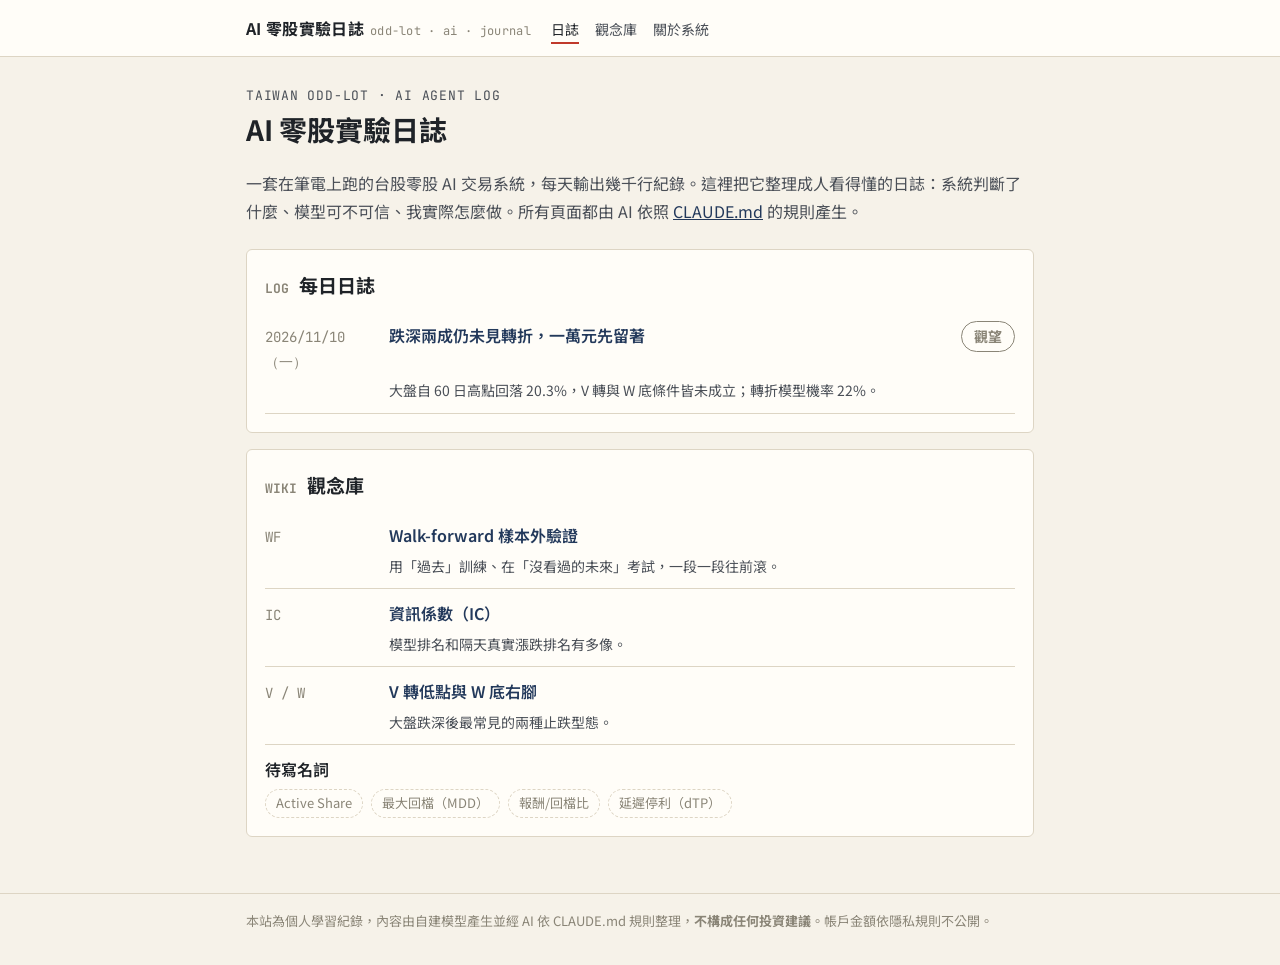
<file: index.html>
<!doctype html>
<html lang="zh-Hant-TW">
<head>
  <meta charset="utf-8">
  <meta name="viewport" content="width=device-width, initial-scale=1">
  <title>AI 零股實驗日誌</title>
  <meta name="description" content="把自建台股零股 AI 交易系統的每日輸出，整理成看得懂的日誌與觀念庫。">
  <link rel="preconnect" href="https://fonts.googleapis.com">
  <link href="https://fonts.googleapis.com/css2?family=JetBrains+Mono:wght@400;600&family=Noto+Sans+TC:wght@400;600;700&display=swap" rel="stylesheet">
  <link rel="stylesheet" href="assets/style.css">
</head>
<body data-root="." data-page="home">
<main>
  <div class="hero">
    <p class="page-kicker">TAIWAN ODD-LOT · AI AGENT LOG</p>
    <h1>AI 零股實驗日誌</h1>
    <p>一套在筆電上跑的台股零股 AI 交易系統，每天輸出幾千行紀錄。這裡把它整理成人看得懂的日誌：系統判斷了什麼、模型可不可信、我實際怎麼做。所有頁面都由 AI 依照 <a href="https://github.com/g167114005/odd-lot-ai-journal/blob/main/CLAUDE.md">CLAUDE.md</a> 的規則產生。</p>
  </div>

  <section id="days">
    <h2><span class="sec-no">LOG</span>每日日誌</h2>
    <ul class="entry-list" id="day-list"></ul>
  </section>

  <section id="concepts">
    <h2><span class="sec-no">WIKI</span>觀念庫</h2>
    <ul class="entry-list" id="concept-list"></ul>
    <p class="check-title">待寫名詞</p>
    <ul class="tag-list" id="todo-list"></ul>
  </section>
</main>
<script src="data/catalog.js"></script>
<script src="assets/site.js"></script>
</body>
</html>
</file>
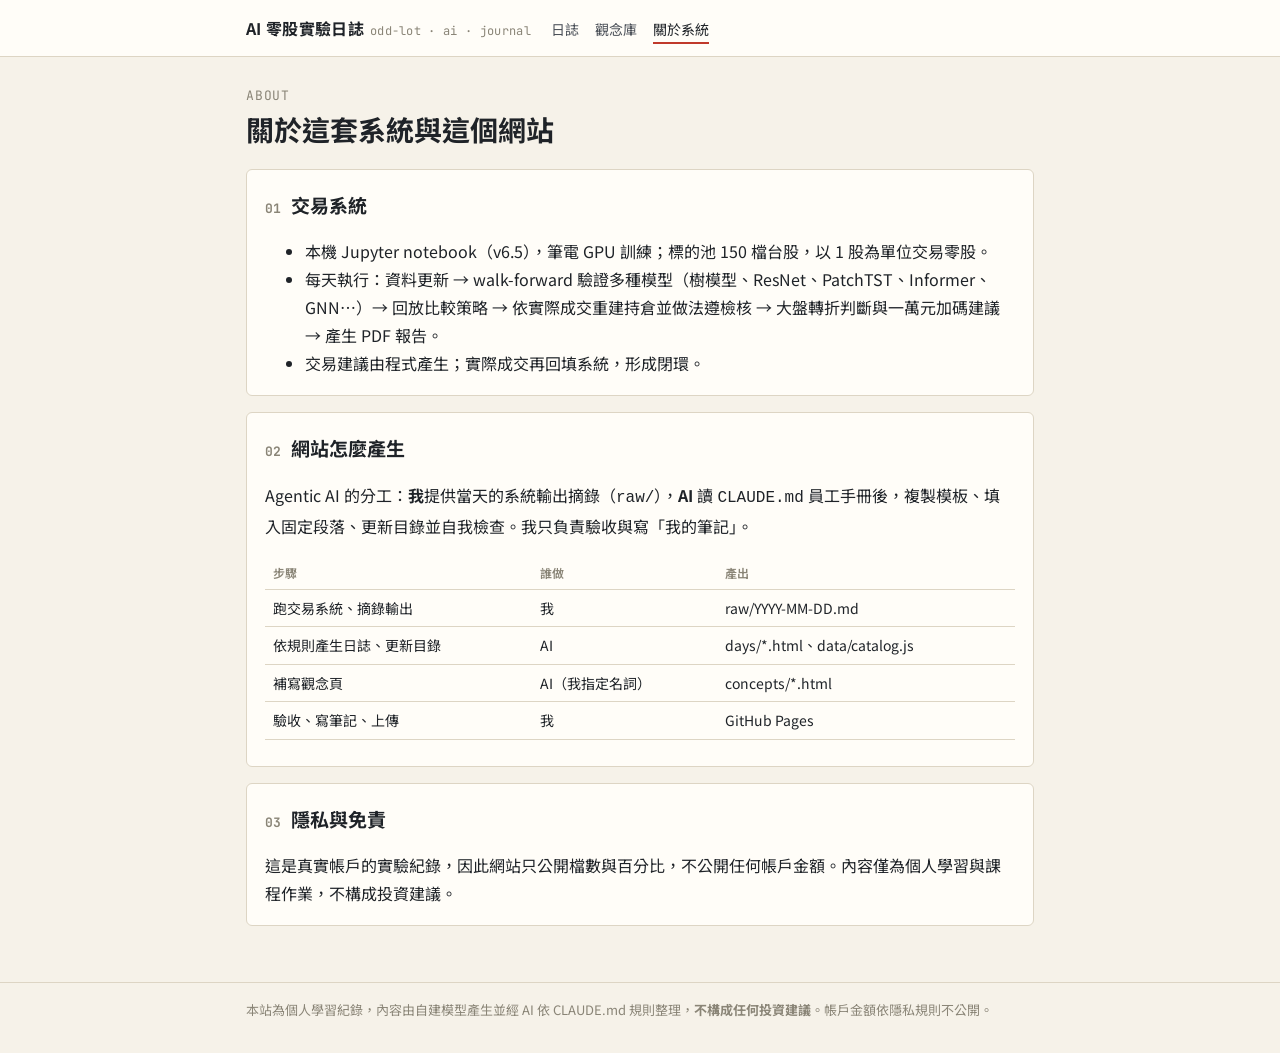
<file: about.html>
<!doctype html>
<html lang="zh-Hant-TW">
<head>
  <meta charset="utf-8">
  <meta name="viewport" content="width=device-width, initial-scale=1">
  <title>關於系統 · AI 零股實驗日誌</title>
  <link rel="preconnect" href="https://fonts.googleapis.com">
  <link href="https://fonts.googleapis.com/css2?family=JetBrains+Mono:wght@400;600&family=Noto+Sans+TC:wght@400;600;700&display=swap" rel="stylesheet">
  <link rel="stylesheet" href="assets/style.css">
</head>
<body data-root="." data-page="about">
<main>
  <p class="page-kicker">ABOUT</p>
  <h1>關於這套系統與這個網站</h1>

  <section>
    <h2><span class="sec-no">01</span>交易系統</h2>
    <ul>
      <li>本機 Jupyter notebook（v6.5），筆電 GPU 訓練；標的池 150 檔台股，以 1 股為單位交易零股。</li>
      <li>每天執行：資料更新 → walk-forward 驗證多種模型（樹模型、ResNet、PatchTST、Informer、GNN…）→ 回放比較策略 → 依實際成交重建持倉並做法遵檢核 → 大盤轉折判斷與一萬元加碼建議 → 產生 PDF 報告。</li>
      <li>交易建議由程式產生；實際成交再回填系統，形成閉環。</li>
    </ul>
  </section>

  <section>
    <h2><span class="sec-no">02</span>網站怎麼產生</h2>
    <p>Agentic AI 的分工：<strong>我</strong>提供當天的系統輸出摘錄（<code>raw/</code>），<strong>AI</strong> 讀 <code>CLAUDE.md</code> 員工手冊後，複製模板、填入固定段落、更新目錄並自我檢查。我只負責驗收與寫「我的筆記」。</p>
    <div class="table-wrap"><table class="data-table">
      <thead><tr><th>步驟</th><th>誰做</th><th>產出</th></tr></thead>
      <tbody>
        <tr><td>跑交易系統、摘錄輸出</td><td>我</td><td>raw/YYYY-MM-DD.md</td></tr>
        <tr><td>依規則產生日誌、更新目錄</td><td>AI</td><td>days/*.html、data/catalog.js</td></tr>
        <tr><td>補寫觀念頁</td><td>AI（我指定名詞）</td><td>concepts/*.html</td></tr>
        <tr><td>驗收、寫筆記、上傳</td><td>我</td><td>GitHub Pages</td></tr>
      </tbody>
    </table></div>
  </section>

  <section>
    <h2><span class="sec-no">03</span>隱私與免責</h2>
    <p>這是真實帳戶的實驗紀錄，因此網站只公開檔數與百分比，不公開任何帳戶金額。內容僅為個人學習與課程作業，不構成投資建議。</p>
  </section>
</main>
<script src="data/catalog.js"></script>
<script src="assets/site.js"></script>
</body>
</html>
</file>
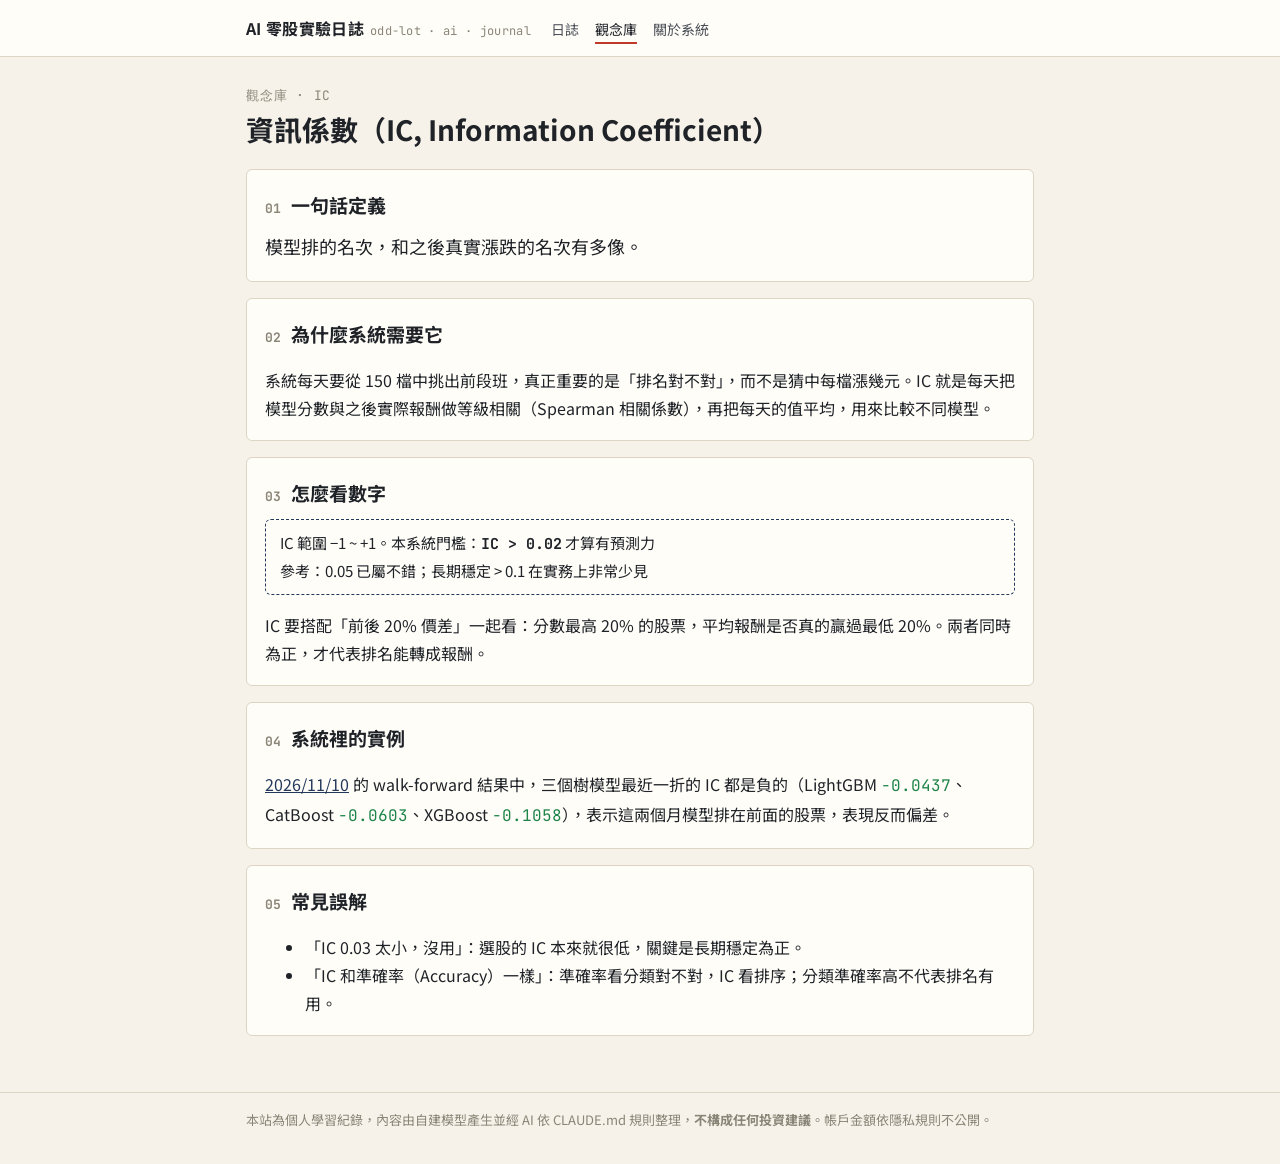
<file: concepts/information-coefficient.html>
<!doctype html>
<html lang="zh-Hant-TW">
<head>
  <meta charset="utf-8">
  <meta name="viewport" content="width=device-width, initial-scale=1">
  <title>資訊係數（IC） · AI 零股實驗日誌</title>
  <link rel="preconnect" href="https://fonts.googleapis.com">
  <link href="https://fonts.googleapis.com/css2?family=JetBrains+Mono:wght@400;600&family=Noto+Sans+TC:wght@400;600;700&display=swap" rel="stylesheet">
  <link rel="stylesheet" href="../assets/style.css">
</head>
<body data-root=".." data-page="concept">
<main>
  <p class="page-kicker">觀念庫 · IC</p>
  <h1>資訊係數（IC, Information Coefficient）</h1>

  <section id="oneline">
    <h2><span class="sec-no">01</span>一句話定義</h2>
    <p class="summary-line">模型排的名次，和之後真實漲跌的名次有多像。</p>
  </section>

  <section id="why">
    <h2><span class="sec-no">02</span>為什麼系統需要它</h2>
    <p>系統每天要從 150 檔中挑出前段班，真正重要的是「排名對不對」，而不是猜中每檔漲幾元。IC 就是每天把模型分數與之後實際報酬做等級相關（Spearman 相關係數），再把每天的值平均，用來比較不同模型。</p>
  </section>

  <section id="how">
    <h2><span class="sec-no">03</span>怎麼看數字</h2>
    <div class="rule">IC 範圍 −1 ~ +1。本系統門檻：<strong>IC &gt; 0.02</strong> 才算有預測力<br>參考：0.05 已屬不錯；長期穩定 &gt; 0.1 在實務上非常少見</div>
    <p>IC 要搭配「前後 20% 價差」一起看：分數最高 20% 的股票，平均報酬是否真的贏過最低 20%。兩者同時為正，才代表排名能轉成報酬。</p>
  </section>

  <section id="example">
    <h2><span class="sec-no">04</span>系統裡的實例</h2>
    <p><a href="../days/2026-11-10.html">2026/11/10</a> 的 walk-forward 結果中，三個樹模型最近一折的 IC 都是負的（LightGBM <span class="num down">-0.0437</span>、CatBoost <span class="num down">-0.0603</span>、XGBoost <span class="num down">-0.1058</span>），表示這兩個月模型排在前面的股票，表現反而偏差。</p>
  </section>

  <section id="pitfall">
    <h2><span class="sec-no">05</span>常見誤解</h2>
    <ul>
      <li>「IC 0.03 太小，沒用」：選股的 IC 本來就很低，關鍵是長期穩定為正。</li>
      <li>「IC 和準確率（Accuracy）一樣」：準確率看分類對不對，IC 看排序；分類準確率高不代表排名有用。</li>
    </ul>
  </section>
</main>
<script src="../data/catalog.js"></script>
<script src="../assets/site.js"></script>
</body>
</html>
</file>
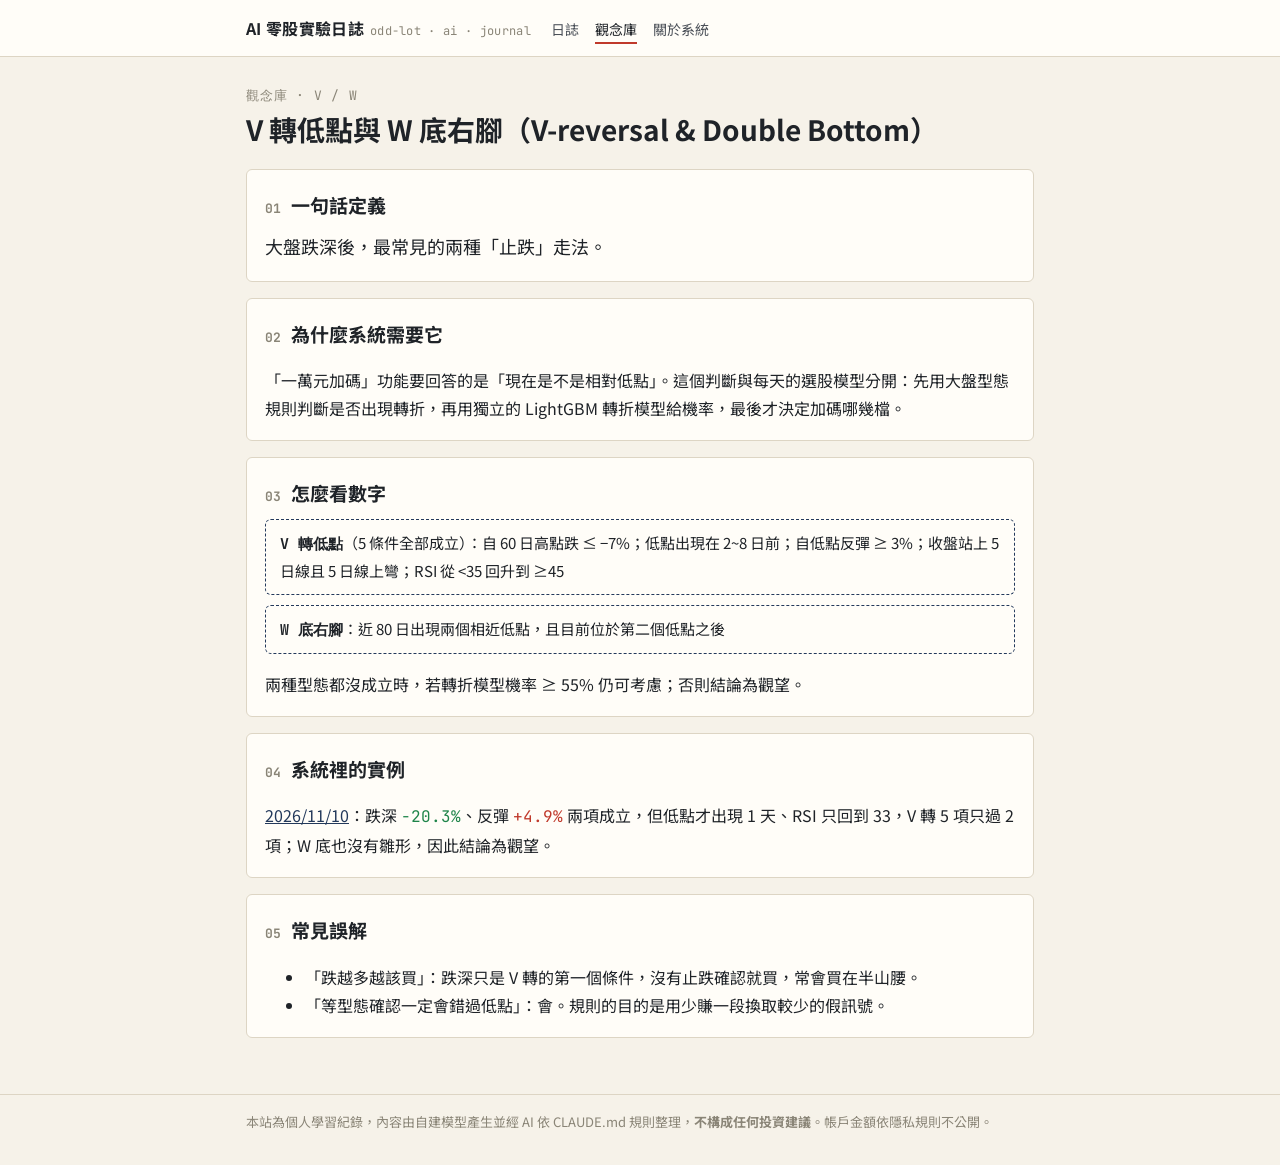
<file: concepts/v-reversal-w-bottom.html>
<!doctype html>
<html lang="zh-Hant-TW">
<head>
  <meta charset="utf-8">
  <meta name="viewport" content="width=device-width, initial-scale=1">
  <title>V 轉低點與 W 底右腳 · AI 零股實驗日誌</title>
  <link rel="preconnect" href="https://fonts.googleapis.com">
  <link href="https://fonts.googleapis.com/css2?family=JetBrains+Mono:wght@400;600&family=Noto+Sans+TC:wght@400;600;700&display=swap" rel="stylesheet">
  <link rel="stylesheet" href="../assets/style.css">
</head>
<body data-root=".." data-page="concept">
<main>
  <p class="page-kicker">觀念庫 · V / W</p>
  <h1>V 轉低點與 W 底右腳（V-reversal &amp; Double Bottom）</h1>

  <section id="oneline">
    <h2><span class="sec-no">01</span>一句話定義</h2>
    <p class="summary-line">大盤跌深後，最常見的兩種「止跌」走法。</p>
  </section>

  <section id="why">
    <h2><span class="sec-no">02</span>為什麼系統需要它</h2>
    <p>「一萬元加碼」功能要回答的是「現在是不是相對低點」。這個判斷與每天的選股模型分開：先用大盤型態規則判斷是否出現轉折，再用獨立的 LightGBM 轉折模型給機率，最後才決定加碼哪幾檔。</p>
  </section>

  <section id="how">
    <h2><span class="sec-no">03</span>怎麼看數字</h2>
    <div class="rule"><strong>V 轉低點</strong>（5 條件全部成立）：自 60 日高點跌 ≤ −7%；低點出現在 2~8 日前；自低點反彈 ≥ 3%；收盤站上 5 日線且 5 日線上彎；RSI 從 &lt;35 回升到 ≥45</div>
    <div class="rule"><strong>W 底右腳</strong>：近 80 日出現兩個相近低點，且目前位於第二個低點之後</div>
    <p>兩種型態都沒成立時，若轉折模型機率 ≥ 55% 仍可考慮；否則結論為觀望。</p>
  </section>

  <section id="example">
    <h2><span class="sec-no">04</span>系統裡的實例</h2>
    <p><a href="../days/2026-11-10.html">2026/11/10</a>：跌深 <span class="num down">-20.3%</span>、反彈 <span class="num up">+4.9%</span> 兩項成立，但低點才出現 1 天、RSI 只回到 33，V 轉 5 項只過 2 項；W 底也沒有雛形，因此結論為觀望。</p>
  </section>

  <section id="pitfall">
    <h2><span class="sec-no">05</span>常見誤解</h2>
    <ul>
      <li>「跌越多越該買」：跌深只是 V 轉的第一個條件，沒有止跌確認就買，常會買在半山腰。</li>
      <li>「等型態確認一定會錯過低點」：會。規則的目的是用少賺一段換取較少的假訊號。</li>
    </ul>
  </section>
</main>
<script src="../data/catalog.js"></script>
<script src="../assets/site.js"></script>
</body>
</html>
</file>
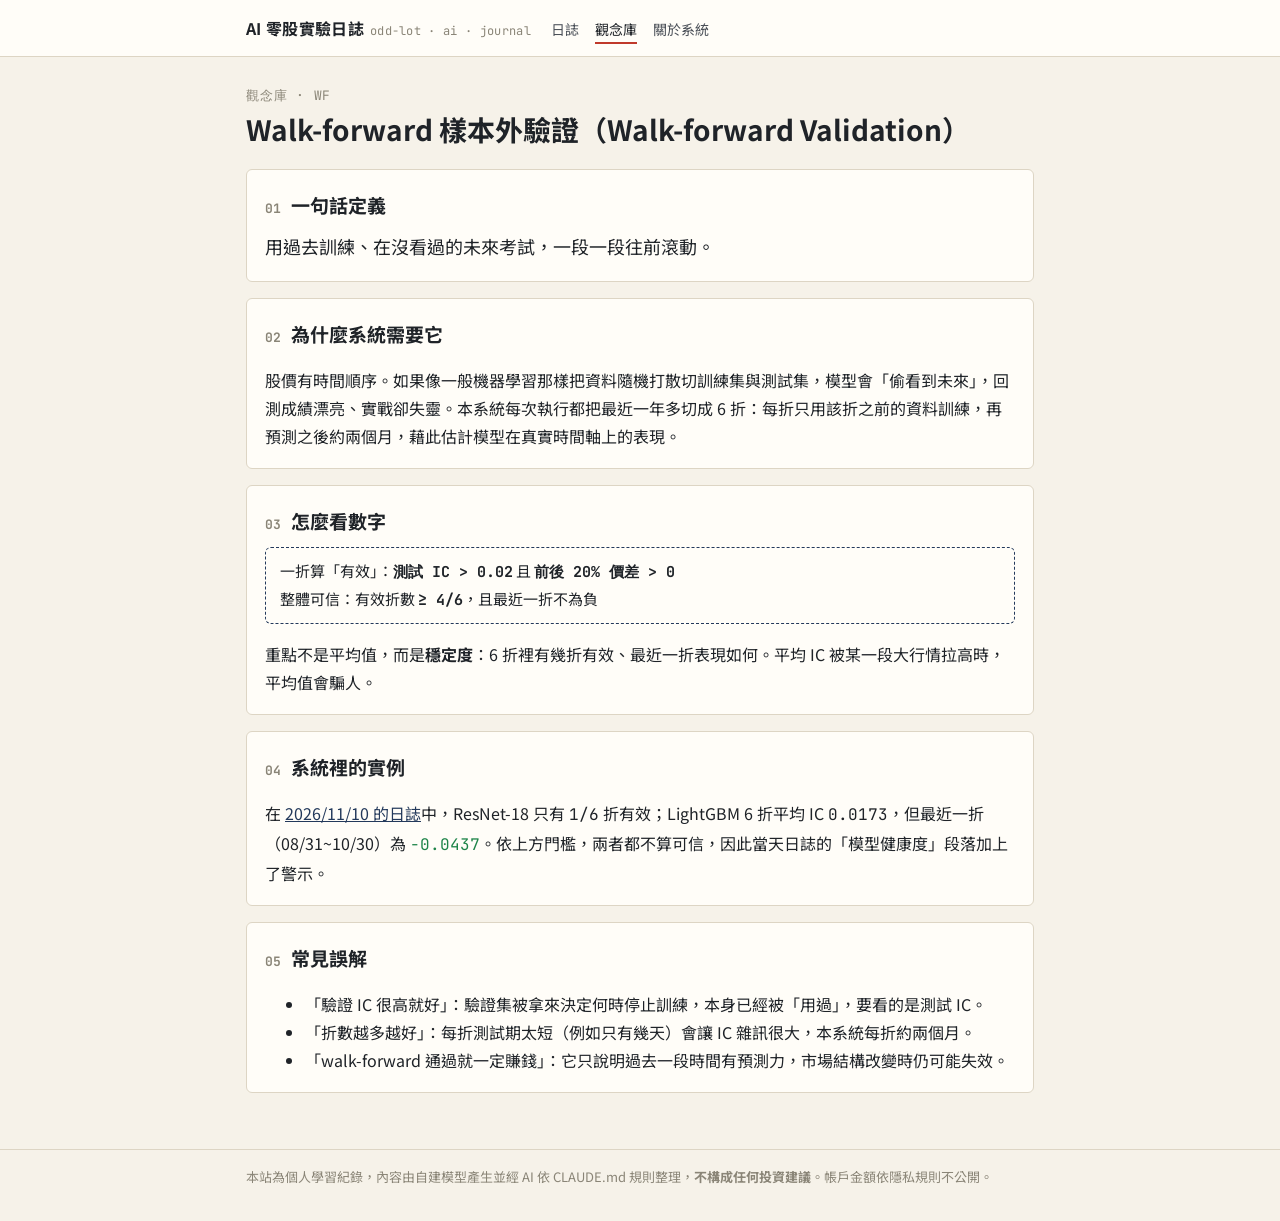
<file: concepts/walk-forward.html>
<!doctype html>
<html lang="zh-Hant-TW">
<head>
  <meta charset="utf-8">
  <meta name="viewport" content="width=device-width, initial-scale=1">
  <title>Walk-forward 樣本外驗證 · AI 零股實驗日誌</title>
  <link rel="preconnect" href="https://fonts.googleapis.com">
  <link href="https://fonts.googleapis.com/css2?family=JetBrains+Mono:wght@400;600&family=Noto+Sans+TC:wght@400;600;700&display=swap" rel="stylesheet">
  <link rel="stylesheet" href="../assets/style.css">
</head>
<body data-root=".." data-page="concept">
<main>
  <p class="page-kicker">觀念庫 · WF</p>
  <h1>Walk-forward 樣本外驗證（Walk-forward Validation）</h1>

  <section id="oneline">
    <h2><span class="sec-no">01</span>一句話定義</h2>
    <p class="summary-line">用過去訓練、在沒看過的未來考試，一段一段往前滾動。</p>
  </section>

  <section id="why">
    <h2><span class="sec-no">02</span>為什麼系統需要它</h2>
    <p>股價有時間順序。如果像一般機器學習那樣把資料隨機打散切訓練集與測試集，模型會「偷看到未來」，回測成績漂亮、實戰卻失靈。本系統每次執行都把最近一年多切成 6 折：每折只用該折之前的資料訓練，再預測之後約兩個月，藉此估計模型在真實時間軸上的表現。</p>
  </section>

  <section id="how">
    <h2><span class="sec-no">03</span>怎麼看數字</h2>
    <div class="rule">一折算「有效」：<strong>測試 IC &gt; 0.02</strong> 且 <strong>前後 20% 價差 &gt; 0</strong><br>整體可信：有效折數 <strong>≥ 4/6</strong>，且最近一折不為負</div>
    <p>重點不是平均值，而是<strong>穩定度</strong>：6 折裡有幾折有效、最近一折表現如何。平均 IC 被某一段大行情拉高時，平均值會騙人。</p>
  </section>

  <section id="example">
    <h2><span class="sec-no">04</span>系統裡的實例</h2>
    <p>在 <a href="../days/2026-11-10.html">2026/11/10 的日誌</a>中，ResNet-18 只有 <span class="num">1/6</span> 折有效；LightGBM 6 折平均 IC <span class="num">0.0173</span>，但最近一折（08/31~10/30）為 <span class="num down">-0.0437</span>。依上方門檻，兩者都不算可信，因此當天日誌的「模型健康度」段落加上了警示。</p>
  </section>

  <section id="pitfall">
    <h2><span class="sec-no">05</span>常見誤解</h2>
    <ul>
      <li>「驗證 IC 很高就好」：驗證集被拿來決定何時停止訓練，本身已經被「用過」，要看的是測試 IC。</li>
      <li>「折數越多越好」：每折測試期太短（例如只有幾天）會讓 IC 雜訊很大，本系統每折約兩個月。</li>
      <li>「walk-forward 通過就一定賺錢」：它只說明過去一段時間有預測力，市場結構改變時仍可能失效。</li>
    </ul>
  </section>
</main>
<script src="../data/catalog.js"></script>
<script src="../assets/site.js"></script>
</body>
</html>
</file>
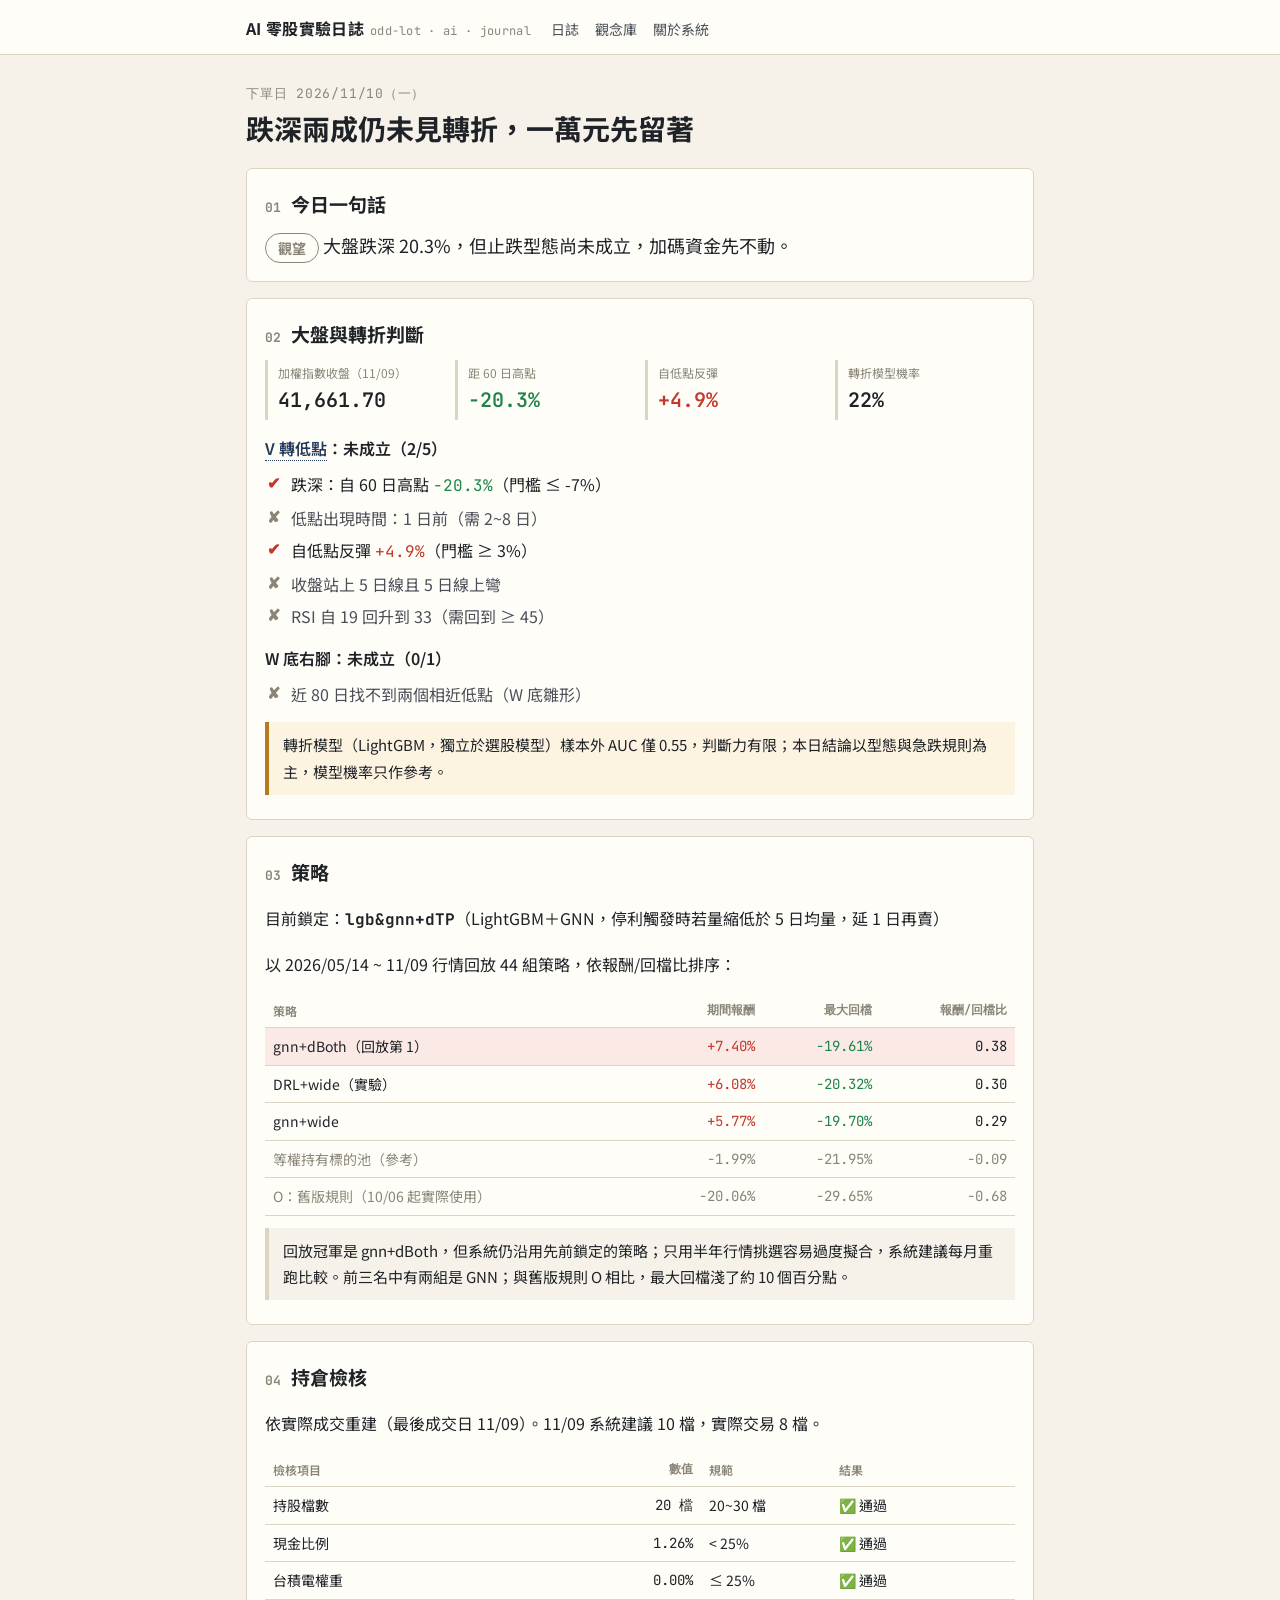
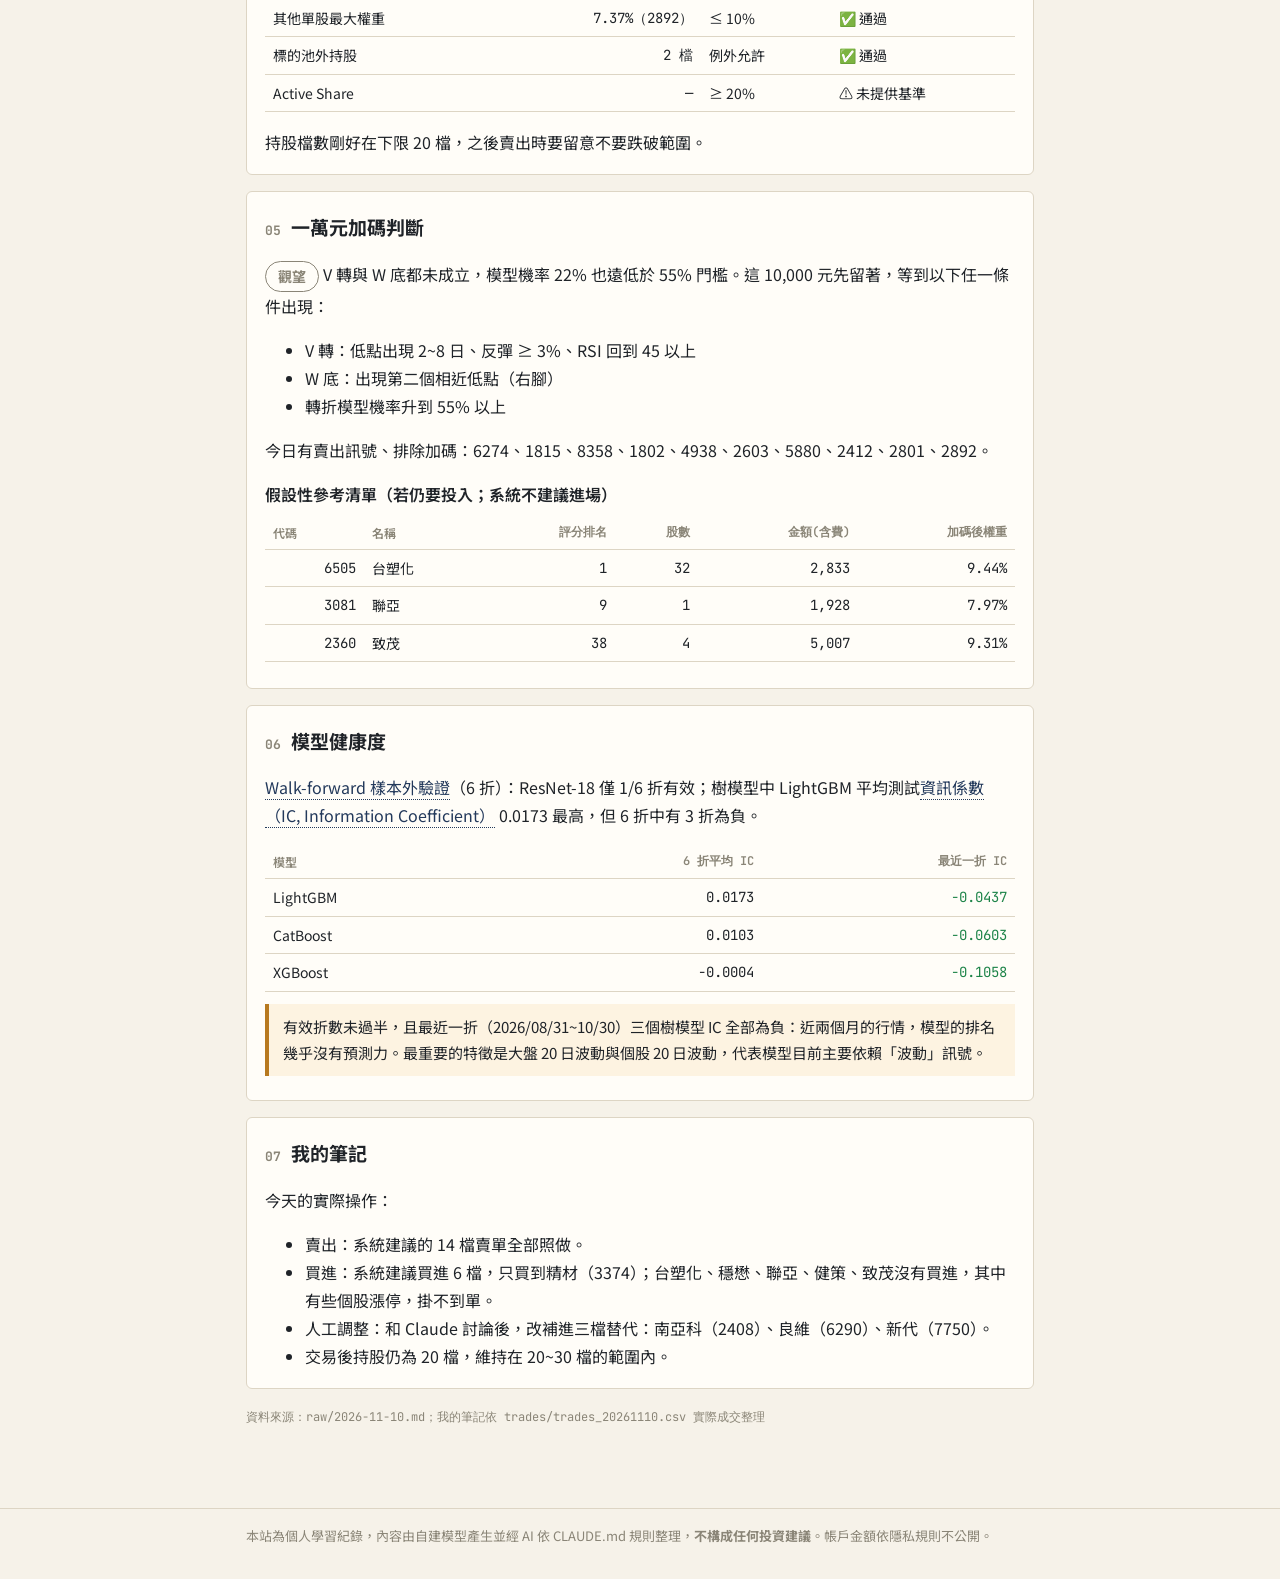
<file: days/2026-11-10.html>
<!doctype html>
<html lang="zh-Hant-TW">
<head>
  <meta charset="utf-8">
  <meta name="viewport" content="width=device-width, initial-scale=1">
  <title>2026-11-10 · AI 零股實驗日誌</title>
  <link rel="preconnect" href="https://fonts.googleapis.com">
  <link href="https://fonts.googleapis.com/css2?family=JetBrains+Mono:wght@400;600&family=Noto+Sans+TC:wght@400;600;700&display=swap" rel="stylesheet">
  <link rel="stylesheet" href="../assets/style.css">
</head>
<body data-root=".." data-page="day" data-date="2026-11-10">
<main>
  <p class="page-kicker" data-fill="date">下單日</p>
  <h1>跌深兩成仍未見轉折，一萬元先留著</h1>

  <section id="summary">
    <h2><span class="sec-no">01</span>今日一句話</h2>
    <p class="summary-line"><span class="verdict verdict--hold">觀望</span> 大盤跌深 20.3%，但止跌型態尚未成立，加碼資金先不動。</p>
  </section>

  <section id="market">
    <h2><span class="sec-no">02</span>大盤與轉折判斷</h2>
    <div class="kpi-grid">
      <div class="kpi"><span class="kpi__label">加權指數收盤（11/09）</span><span class="kpi__value num">41,661.70</span></div>
      <div class="kpi"><span class="kpi__label">距 60 日高點</span><span class="kpi__value num down">-20.3%</span></div>
      <div class="kpi"><span class="kpi__label">自低點反彈</span><span class="kpi__value num up">+4.9%</span></div>
      <div class="kpi"><span class="kpi__label">轉折模型機率</span><span class="kpi__value num">22%</span></div>
    </div>
    <p class="check-title"><a class="term" href="../concepts/v-reversal-w-bottom.html">V 轉低點</a>：未成立（2/5）</p>
    <ul class="checklist">
      <li class="ok">跌深：自 60 日高點 <span class="num down">-20.3%</span>（門檻 ≤ -7%）</li>
      <li class="no">低點出現時間：1 日前（需 2~8 日）</li>
      <li class="ok">自低點反彈 <span class="num up">+4.9%</span>（門檻 ≥ 3%）</li>
      <li class="no">收盤站上 5 日線且 5 日線上彎</li>
      <li class="no">RSI 自 19 回升到 33（需回到 ≥ 45）</li>
    </ul>
    <p class="check-title">W 底右腳：未成立（0/1）</p>
    <ul class="checklist">
      <li class="no">近 80 日找不到兩個相近低點（W 底雛形）</li>
    </ul>
    <div class="callout callout--warn">轉折模型（LightGBM，獨立於選股模型）樣本外 AUC 僅 0.55，判斷力有限；本日結論以型態與急跌規則為主，模型機率只作參考。</div>
  </section>

  <section id="strategy">
    <h2><span class="sec-no">03</span>策略</h2>
    <p>目前鎖定：<strong class="num">lgb&amp;gnn+dTP</strong>（LightGBM＋GNN，停利觸發時若量縮低於 5 日均量，延 1 日再賣）</p>
    <p>以 2026/05/14 ~ 11/09 行情回放 44 組策略，依報酬/回檔比排序：</p>
    <div class="table-wrap"><table class="data-table">
      <thead><tr><th>策略</th><th class="num">期間報酬</th><th class="num">最大回檔</th><th class="num">報酬/回檔比</th></tr></thead>
      <tbody>
        <tr class="is-chosen"><td>gnn+dBoth（回放第 1）</td><td class="num up">+7.40%</td><td class="num down">-19.61%</td><td class="num">0.38</td></tr>
        <tr><td>DRL+wide（實驗）</td><td class="num up">+6.08%</td><td class="num down">-20.32%</td><td class="num">0.30</td></tr>
        <tr><td>gnn+wide</td><td class="num up">+5.77%</td><td class="num down">-19.70%</td><td class="num">0.29</td></tr>
        <tr class="is-ref"><td>等權持有標的池（參考）</td><td class="num">-1.99%</td><td class="num">-21.95%</td><td class="num">-0.09</td></tr>
        <tr class="is-ref"><td>O：舊版規則（10/06 起實際使用）</td><td class="num">-20.06%</td><td class="num">-29.65%</td><td class="num">-0.68</td></tr>
      </tbody>
    </table></div>
    <div class="callout">回放冠軍是 gnn+dBoth，但系統仍沿用先前鎖定的策略；只用半年行情挑選容易過度擬合，系統建議每月重跑比較。前三名中有兩組是 GNN；與舊版規則 O 相比，最大回檔淺了約 10 個百分點。</div>
  </section>

  <section id="portfolio">
    <h2><span class="sec-no">04</span>持倉檢核</h2>
    <p>依實際成交重建（最後成交日 11/09）。11/09 系統建議 10 檔，實際交易 8 檔。</p>
    <div class="table-wrap"><table class="data-table">
      <thead><tr><th>檢核項目</th><th class="num">數值</th><th>規範</th><th>結果</th></tr></thead>
      <tbody>
        <tr><td>持股檔數</td><td class="num">20 檔</td><td>20~30 檔</td><td>✅ 通過</td></tr>
        <tr><td>現金比例</td><td class="num">1.26%</td><td>&lt; 25%</td><td>✅ 通過</td></tr>
        <tr><td>台積電權重</td><td class="num">0.00%</td><td>≤ 25%</td><td>✅ 通過</td></tr>
        <tr><td>其他單股最大權重</td><td class="num">7.37%（2892）</td><td>≤ 10%</td><td>✅ 通過</td></tr>
        <tr><td>標的池外持股</td><td class="num">2 檔</td><td>例外允許</td><td>✅ 通過</td></tr>
        <tr><td>Active Share</td><td class="num">—</td><td>≥ 20%</td><td>⚠️ 未提供基準</td></tr>
      </tbody>
    </table></div>
    <p>持股檔數剛好在下限 20 檔，之後賣出時要留意不要跌破範圍。</p>
  </section>

  <section id="addon">
    <h2><span class="sec-no">05</span>一萬元加碼判斷</h2>
    <p><span class="verdict verdict--hold">觀望</span> V 轉與 W 底都未成立，模型機率 22% 也遠低於 55% 門檻。這 10,000 元先留著，等到以下任一條件出現：</p>
    <ul>
      <li>V 轉：低點出現 2~8 日、反彈 ≥ 3%、RSI 回到 45 以上</li>
      <li>W 底：出現第二個相近低點（右腳）</li>
      <li>轉折模型機率升到 55% 以上</li>
    </ul>
    <p>今日有賣出訊號、排除加碼：6274、1815、8358、1802、4938、2603、5880、2412、2801、2892。</p>
    <p class="check-title">假設性參考清單（若仍要投入；系統不建議進場）</p>
    <div class="table-wrap"><table class="data-table">
      <thead><tr><th>代碼</th><th>名稱</th><th class="num">評分排名</th><th class="num">股數</th><th class="num">金額(含費)</th><th class="num">加碼後權重</th></tr></thead>
      <tbody>
        <tr><td class="num">6505</td><td>台塑化</td><td class="num">1</td><td class="num">32</td><td class="num">2,833</td><td class="num">9.44%</td></tr>
        <tr><td class="num">3081</td><td>聯亞</td><td class="num">9</td><td class="num">1</td><td class="num">1,928</td><td class="num">7.97%</td></tr>
        <tr><td class="num">2360</td><td>致茂</td><td class="num">38</td><td class="num">4</td><td class="num">5,007</td><td class="num">9.31%</td></tr>
      </tbody>
    </table></div>
  </section>

  <section id="model">
    <h2><span class="sec-no">06</span>模型健康度</h2>
    <p><a class="term" href="../concepts/walk-forward.html">Walk-forward 樣本外驗證</a>（6 折）：ResNet-18 僅 1/6 折有效；樹模型中 LightGBM 平均測試<a class="term" href="../concepts/information-coefficient.html">資訊係數（IC, Information Coefficient）</a> 0.0173 最高，但 6 折中有 3 折為負。</p>
    <div class="table-wrap"><table class="data-table">
      <thead><tr><th>模型</th><th class="num">6 折平均 IC</th><th class="num">最近一折 IC</th></tr></thead>
      <tbody>
        <tr><td>LightGBM</td><td class="num">0.0173</td><td class="num down">-0.0437</td></tr>
        <tr><td>CatBoost</td><td class="num">0.0103</td><td class="num down">-0.0603</td></tr>
        <tr><td>XGBoost</td><td class="num">-0.0004</td><td class="num down">-0.1058</td></tr>
      </tbody>
    </table></div>
    <div class="callout callout--warn">有效折數未過半，且最近一折（2026/08/31~10/30）三個樹模型 IC 全部為負：近兩個月的行情，模型的排名幾乎沒有預測力。最重要的特徵是大盤 20 日波動與個股 20 日波動，代表模型目前主要依賴「波動」訊號。</div>
  </section>

  <section id="notes">
    <h2><span class="sec-no">07</span>我的筆記</h2>
    <p>今天的實際操作：</p>
    <ul>
      <li>賣出：系統建議的 14 檔賣單全部照做。</li>
      <li>買進：系統建議買進 6 檔，只買到精材（3374）；台塑化、穩懋、聯亞、健策、致茂沒有買進，其中有些個股漲停，掛不到單。</li>
      <li>人工調整：和 Claude 討論後，改補進三檔替代：南亞科（2408）、良維（6290）、新代（7750）。</li>
      <li>交易後持股仍為 20 檔，維持在 20~30 檔的範圍內。</li>
    </ul>
  </section>

  <p class="source">資料來源：raw/2026-11-10.md；我的筆記依 trades/trades_20261110.csv 實際成交整理</p>
</main>
<script src="../data/catalog.js"></script>
<script src="../assets/site.js"></script>
</body>
</html>
</file>
<file: assets/style.css>
/* AI 零股實驗日誌 — 全站唯一樣式表（新增 class 前請先在 CLAUDE.md 第 6 節登記） */
:root {
  --paper: #f6f2e9;
  --card: #fffdf8;
  --ink: #1f2328;
  --ink-soft: #4a4f57;
  --muted: #8a8577;
  --line: #ddd5c4;
  --accent: #23395b;
  --up: #c0392b;      /* 台股慣例：紅漲 */
  --down: #1e8449;    /* 綠跌 */
  --warn: #b7791f;
  --up-bg: #fbe9e6;
  --down-bg: #e5f3ea;
  --warn-bg: #fdf3e1;
  --sans: "Noto Sans TC", system-ui, sans-serif;
  --mono: "JetBrains Mono", ui-monospace, monospace;
}
@media (prefers-color-scheme: dark) {
  :root {
    --paper: #16181c; --card: #1e2126; --ink: #e9e6df; --ink-soft: #b8b4aa;
    --muted: #8d887c; --line: #33373e; --accent: #8fb1e3;
    --up: #ff6b5c; --down: #4cc47e; --warn: #e3a54a;
    --up-bg: #3a2220; --down-bg: #1c3226; --warn-bg: #3a2f1c;
  }
}
* { box-sizing: border-box; }
html { -webkit-text-size-adjust: 100%; }
body {
  margin: 0; background: var(--paper); color: var(--ink);
  font-family: var(--sans); line-height: 1.75; font-size: 16px;
}
a { color: var(--accent); }
.num { font-family: var(--mono); font-variant-numeric: tabular-nums; }
.up { color: var(--up); }
.down { color: var(--down); }

/* 頁首 / 頁尾（由 site.js 注入） */
.site-header { border-bottom: 1px solid var(--line); background: var(--card); }
.site-header__inner, .site-footer__inner, main {
  max-width: 820px; margin: 0 auto; padding: 0 16px;
}
.site-header__inner { display: flex; flex-wrap: wrap; align-items: baseline; gap: 4px 20px; padding-top: 14px; padding-bottom: 12px; }
.brand { font-weight: 700; color: var(--ink); text-decoration: none; letter-spacing: .02em; }
.brand small { font-family: var(--mono); color: var(--muted); font-weight: 400; margin-left: 6px; font-size: 12px; }
.site-nav { display: flex; gap: 16px; font-size: 14px; }
.site-nav a { color: var(--ink-soft); text-decoration: none; }
.site-nav a[aria-current="page"] { color: var(--ink); border-bottom: 2px solid var(--up); }
.site-footer { margin-top: 56px; border-top: 1px solid var(--line); color: var(--muted); font-size: 13px; }
.site-footer__inner { padding-top: 16px; padding-bottom: 32px; }

/* 主內容 */
main { padding-top: 28px; }
.page-kicker { font-family: var(--mono); font-size: 13px; color: var(--muted); letter-spacing: .06em; margin: 0; }
h1 { font-size: 28px; line-height: 1.35; margin: 4px 0 20px; }
h2 { font-size: 19px; margin: 0 0 10px; display: flex; align-items: baseline; gap: 10px; }
h2 .sec-no { font-family: var(--mono); font-size: 13px; color: var(--muted); }
section { background: var(--card); border: 1px solid var(--line); border-radius: 6px; padding: 18px 18px 14px; margin: 0 0 16px; }
section > p:last-child, section > ul:last-child { margin-bottom: 4px; }

/* 結論徽章 */
.verdict { display: inline-block; font-weight: 700; font-size: 14px; padding: 2px 12px; border-radius: 999px; border: 1.5px solid currentColor; vertical-align: middle; }
.verdict--hold { color: var(--muted); }
.verdict--add { color: var(--up); background: var(--up-bg); }
.verdict--trim { color: var(--down); background: var(--down-bg); }
.summary-line { font-size: 18px; margin: 4px 0; }

/* KPI */
.kpi-grid { display: grid; grid-template-columns: repeat(auto-fit, minmax(150px, 1fr)); gap: 10px; margin: 10px 0 14px; }
.kpi { border-left: 3px solid var(--line); padding: 2px 10px; }
.kpi__label { display: block; font-size: 12px; color: var(--muted); }
.kpi__value { font-size: 20px; font-weight: 600; }

/* 條件清單 */
.checklist { list-style: none; padding: 0; margin: 6px 0 12px; }
.checklist li { padding: 2px 0 2px 26px; position: relative; }
.checklist li::before { position: absolute; left: 2px; font-family: var(--mono); font-weight: 700; }
.checklist li.ok::before { content: "✔"; color: var(--up); }
.checklist li.no::before { content: "✘"; color: var(--muted); }
.checklist li.no { color: var(--ink-soft); }
.check-title { font-weight: 600; margin: 10px 0 0; }

/* 表格 */
.table-wrap { overflow-x: auto; margin: 8px 0 12px; }
.data-table { border-collapse: collapse; width: 100%; font-size: 14px; }
.data-table th, .data-table td { padding: 6px 8px; border-bottom: 1px solid var(--line); text-align: left; white-space: nowrap; }
.data-table th { font-size: 12px; color: var(--muted); font-weight: 600; }
.data-table td.num, .data-table th.num { text-align: right; }
.data-table tr.is-chosen td { background: var(--up-bg); }
.data-table tr.is-ref td { color: var(--muted); }

/* 警示、規則、來源 */
.callout { border-left: 4px solid var(--line); background: var(--paper); padding: 10px 14px; margin: 10px 0; font-size: 15px; }
.callout--warn { border-color: var(--warn); background: var(--warn-bg); }
.rule { border: 1.5px dashed var(--accent); border-radius: 6px; padding: 10px 14px; margin: 10px 0; font-size: 15px; }
.rule strong { font-family: var(--mono); }
a.term { text-decoration: none; border-bottom: 1px dotted var(--accent); }
.source { font-family: var(--mono); font-size: 12px; color: var(--muted); margin: 18px 0 0; }
.placeholder { color: var(--muted); font-style: italic; }

/* 上一篇 / 下一篇 */
.pager { display: flex; justify-content: space-between; gap: 12px; margin: 24px 0 0; font-size: 14px; }
.pager a { text-decoration: none; }

/* 首頁列表 */
.hero { margin: 0 0 24px; }
.hero p { color: var(--ink-soft); margin: 0; }
.entry-list { list-style: none; padding: 0; margin: 0; }
.entry-list li { display: grid; grid-template-columns: 110px 1fr auto; gap: 4px 14px; align-items: baseline; padding: 10px 0; border-bottom: 1px solid var(--line); }
.entry-list .date { font-family: var(--mono); font-size: 14px; color: var(--muted); }
.entry-list a { font-weight: 600; text-decoration: none; }
.entry-list .desc { grid-column: 2 / 4; font-size: 14px; color: var(--ink-soft); }
.tag-list { display: flex; flex-wrap: wrap; gap: 8px; list-style: none; padding: 0; margin: 6px 0 0; }
.tag-list li { font-size: 13px; padding: 2px 10px; border: 1px dashed var(--line); border-radius: 999px; color: var(--muted); }

@media (max-width: 520px) {
  h1 { font-size: 23px; }
  .entry-list li { grid-template-columns: 1fr auto; }
  .entry-list .date { grid-column: 1 / 3; }
  .entry-list .desc { grid-column: 1 / 3; }
}
</file>
